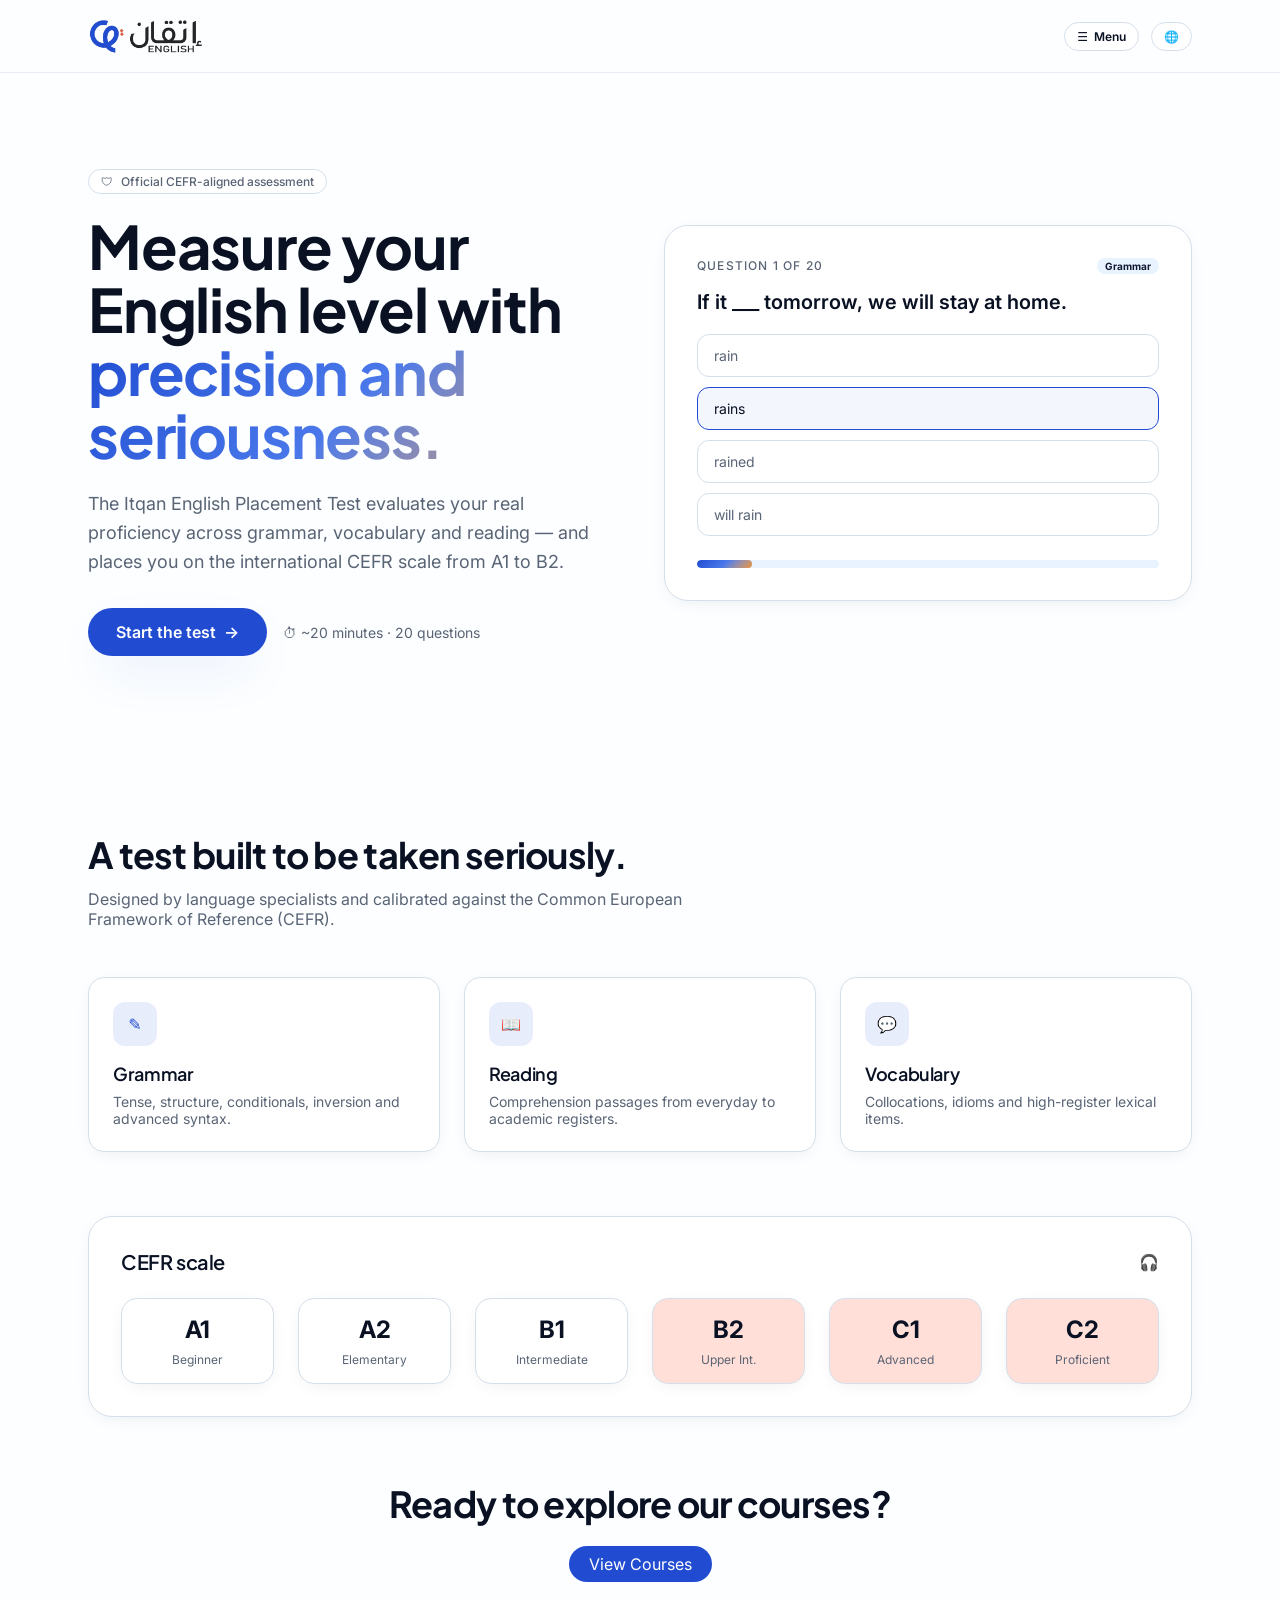
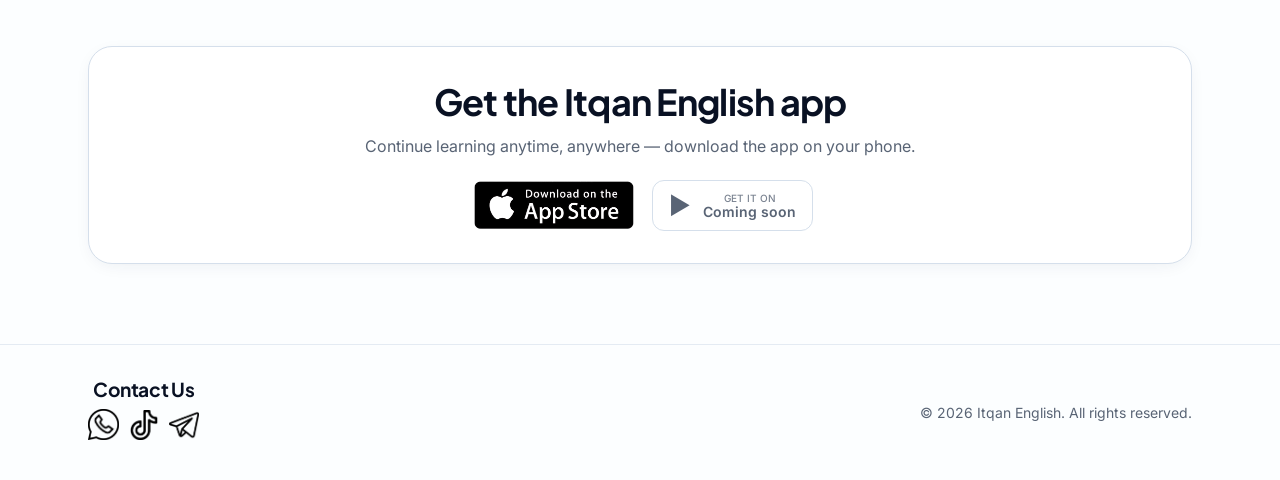
<file: index.html>
<!doctype html><html lang="en"><head>
<meta charset="utf-8"/>
<meta name="viewport" content="width=device-width,initial-scale=1"/>
<title>Itqan English — Official English Proficiency Placement Test</title>
<meta name="description" content="Take the official Itqan English proficiency test. Accurate CEFR-based placement (A1–C2)."/>
<link rel="preconnect" href="https://fonts.googleapis.com"/>
<link rel="preconnect" href="https://fonts.gstatic.com" crossorigin/>
<link rel="stylesheet" href="https://fonts.googleapis.com/css2?family=Inter:wght@400;500;600;700&family=Plus+Jakarta+Sans:wght@600;700;800&family=Noto+Kufi+Arabic:wght@400;500;600;700;800&display=swap"/>
<link rel="stylesheet" href="itqan-html/styles.css"/>
<link href="https://fonts.googleapis.com/css2?family=Noto+Sans+Symbols+2&display=swap" rel="stylesheet"/>
</head><body>

  <header class="header">
  <div class="header-inner">

    <a href="index.html" class="logo">
      <img src="images/logo.png" alt="Logo" style="height:40px">
    </a>

    <nav class="nav">
      <div class="menu-wrap">
        <button id="menu-trigger" class="pill" aria-haspopup="true">
          ☰ <span data-i18n="nav.menu"></span>
        </button>

        <div id="menu-panel" class="menu-panel">
          <a href="index.html" data-i18n="nav.home"></a>
          <a href="itqan-html/courses.html" data-i18n="nav.courses"></a>
          <a href="itqan-html/about.html" data-i18n="nav.about"></a>
        </div>
      </div>

            <button class="pill" onclick="setLang(getLang()==='en'?'ar':'en')">
        🌐 <span data-i18n="lang.toggle" style="display:none;"></span>
      </button>

      
    </nav>

  </div>
</header>

<section class="hero">
  <div class="hero-bg"></div><div class="hero-blob"></div>
  <div class="hero-grid">
    <div>
      <span class="badge">🛡 <span data-i18n="home.badge"></span></span>
      <h1 class="h1 mt-5"><span data-i18n="home.title.1"></span><span class="h1-grad" data-i18n="home.title.2"></span></h1>
      <p class="lead" data-i18n="home.subtitle"></p>
      <div class="mt-8 flex items-center gap-4" style="flex-wrap:wrap">
        <a href="itqan-html/test.html" class="cta cta-lg"><span data-i18n="home.cta.start"></span> →</a>
        <span class="muted text-sm">⏱ <span data-i18n="home.cta.meta"></span></span>
      </div>

    </div>
    <div>
      <div class="card card-lg">
        <div class="flex items-center justify-between mb-4">
          <span class="text-xs muted font-medium" style="text-transform:uppercase;letter-spacing:.1em" data-i18n="home.demo.qcount"></span>
          <span class="lvl-pill lvl-pill-sm" data-i18n="home.demo.section"></span>
        </div>
        <p class="text-xl font-semibold">If it ___ tomorrow, we will stay at home.</p>
        <div class="mt-5" style="display:flex;flex-direction:column;gap:.625rem">
          <div class="opt">rain</div>
          <div class="opt opt-active">rains</div>
          <div class="opt">rained</div>
          <div class="opt">will rain</div>
        </div>
        <div class="demo-progress"><div class="demo-bar"></div></div>
      </div>
    </div>
  </div>
</section>

<section class="section">
  <div style="max-width:42rem;margin-bottom:3rem">
    <h2 class="h2" data-i18n="home.features.title"></h2>
    <p class="muted mt-3" data-i18n="home.features.desc"></p>
  </div>
  <div class="grid grid-3">
    <div class="card"><div class="feature-icon">✎</div><h3 class="text-lg font-semibold mt-4" data-i18n="home.feat.grammar.t"></h3><p class="muted text-sm mt-2" data-i18n="home.feat.grammar.d"></p></div>
    <div class="card"><div class="feature-icon">📖</div><h3 class="text-lg font-semibold mt-4" data-i18n="home.feat.reading.t"></h3><p class="muted text-sm mt-2" data-i18n="home.feat.reading.d"></p></div>
    <div class="card"><div class="feature-icon">💬</div><h3 class="text-lg font-semibold mt-4" data-i18n="home.feat.vocab.t"></h3><p class="muted text-sm mt-2" data-i18n="home.feat.vocab.d"></p></div>
  </div>

  <div class="card card-lg mt-16">
    <div class="flex items-center justify-between mb-6"><h3 class="text-xl font-semibold" data-i18n="home.cefr.title"></h3><span>🎧</span></div>
    <div class="grid grid-6 grid-6-sm">
      <div class="card" style="text-align:center;padding:1rem;"><div class="text-2xl font-bold">A1</div><div class="muted text-xs mt-2" data-i18n="cefr.A1"></div></div><div class="card" style="text-align:center;padding:1rem;"><div class="text-2xl font-bold">A2</div><div class="muted text-xs mt-2" data-i18n="cefr.A2"></div></div><div class="card" style="text-align:center;padding:1rem;"><div class="text-2xl font-bold">B1</div><div class="muted text-xs mt-2" data-i18n="cefr.B1"></div></div><div class="card" style="text-align:center;padding:1rem;background:var(--peach)"><div class="text-2xl font-bold">B2</div><div class="muted text-xs mt-2" data-i18n="cefr.B2"></div></div><div class="card" style="text-align:center;padding:1rem;background:var(--peach)"><div class="text-2xl font-bold">C1</div><div class="muted text-xs mt-2" data-i18n="cefr.C1"></div></div><div class="card" style="text-align:center;padding:1rem;background:var(--peach)"><div class="text-2xl font-bold">C2</div><div class="muted text-xs mt-2" data-i18n="cefr.C2"></div></div>
    </div>
  </div>

  <div class="mt-16 text-center" style="display:flex;flex-direction:column;align-items:center">
    <h3 class="h2" data-i18n="home.ready.title"></h3>
    <br>
    <a href="itqan-html/courses.html" class="cta" data-i18n="home.ready.cta"></a>
  </div>

  <div class="card card-lg mt-16 text-center">
    <h3 class="h2" data-i18n="home.app.title"></h3>
    <p class="muted mt-3" data-i18n="home.app.desc"></p>
    <div class="stores" style="justify-content:center">
  <a href="https://apps.apple.com/sa/app/english-إتقان/id6759668469" target="_blank" rel="noopener">
  <img src="images/appleIcon.png" alt="Download on the App Store" style="height:50px">
</a>
  <div class="store store-disabled" aria-disabled="true">
    <span style="font-size:1.5rem">▶</span>
    <span class="store-lines"><span class="store-top" data-i18n="store.google.top"></span><span class="store-bot" data-i18n="store.google.soon"></span></span>
  </div>
</div>
  </div>
</section>

<footer class="footer"><div class="footer-inner">

<div class="box">
    <h3 style="font-size: 1.2rem; margin:0; padding:0; margin-left:5px;" data-i18n="footer.contact">
    Contact Us
</h3>

    <div style="display:flex; align-items:center; gap:10px; margin:0.5rem 0;">
        <a href="https://wa.me/966508538283" target="_blank">
            <img src="images/WhatsAppIcon.png" style="width:31px; height:31px;">
        </a>

        <a href="https://www.tiktok.com/@itqanenglish" target="_blank">
            <img src="images/TikTokIcon.png" style="width:30px; height:30px;">
        </a>

        <a href="https://t.me/Itqanenglish_sa" target="_blank">
            <img src="images/TelegramIcon.png" style="width:30px; height:30px;">
        </a>
    </div>
</div>

  <p>© <span id="year"></span> Itqan English. <span data-i18n="footer.rights"></span></p>
</div></footer>
<script>document.getElementById('year').textContent=new Date().getFullYear();</script>
<script src="itqan-html/app.js"></script></body></html>
</file>
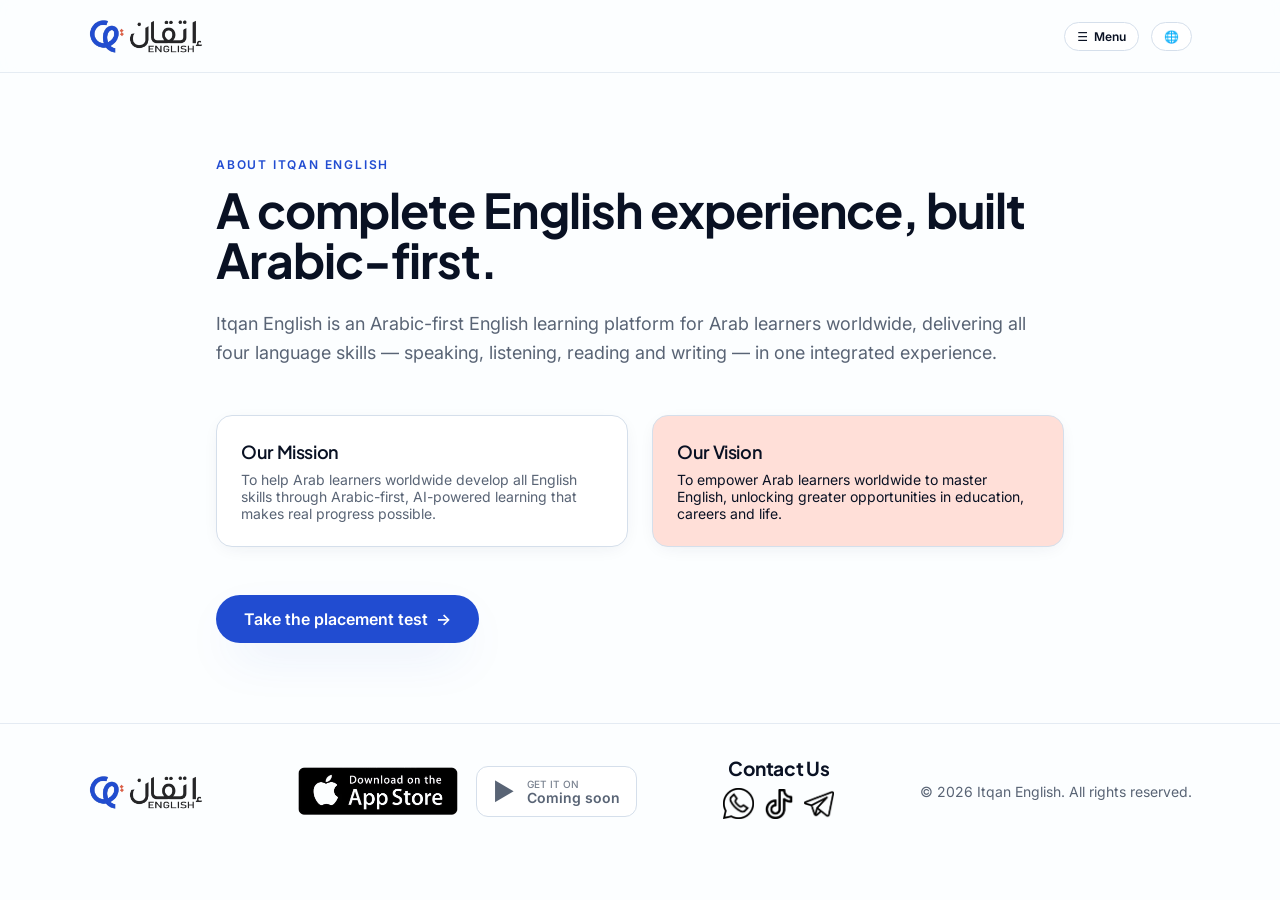
<file: itqan-html/about.html>
<!doctype html><html lang="en"><head>
<meta charset="utf-8"/>
<meta name="viewport" content="width=device-width,initial-scale=1"/>
<title>About — Itqan English</title>
<meta name="description" content="Arabic-first English learning platform for Arab learners worldwide."/>
<link rel="preconnect" href="https://fonts.googleapis.com"/>
<link rel="preconnect" href="https://fonts.gstatic.com" crossorigin/>
<link rel="stylesheet" href="https://fonts.googleapis.com/css2?family=Inter:wght@400;500;600;700&family=Plus+Jakarta+Sans:wght@600;700;800&family=Noto+Kufi+Arabic:wght@400;500;600;700;800&display=swap"/>
<link rel="stylesheet" href="styles.css"/>
<link href="https://fonts.googleapis.com/css2?family=Noto+Sans+Symbols+2&display=swap" rel="stylesheet"/>
</head><body>
<header class="header">
  <div class="header-inner">

    <a href="../index.html" class="logo">
      <img src="../images/logo.png" alt="Logo" style="height:40px">
    </a>

    <nav class="nav">
      <div class="menu-wrap">
        <button id="menu-trigger" class="pill" aria-haspopup="true">
          ☰ <span data-i18n="nav.menu"></span>
        </button>

        <div id="menu-panel" class="menu-panel">
          <a href="../index.html" data-i18n="nav.home"></a>
          <a href="courses.html" data-i18n="nav.courses"></a>
          <a href="about.html" data-i18n="nav.about"></a>
        </div>
      </div>

            <button class="pill" onclick="setLang(getLang()==='en'?'ar':'en')">
        🌐 <span data-i18n="lang.toggle" style="display:none;"></span>
      </button>

      
    </nav>

  </div>
</header>
<main class="container-narrow" style="padding-top:5rem;padding-bottom:5rem">
  <span class="text-xs font-semibold text-primary" style="text-transform:uppercase;letter-spacing:.15em" data-i18n="about.kicker"></span>
  <h1 class="h1 mt-3" style="font-size:3rem" data-i18n="about.title"></h1>
  <p class="lead" style="max-width:none" data-i18n="about.intro"></p>
  <div class="grid grid-2 mt-12">
    <div class="card"><h2 class="text-lg font-semibold" data-i18n="about.mission.t"></h2><p class="muted text-sm mt-2" data-i18n="about.mission.d"></p></div>
    <div class="card" style="background:var(--peach)"><h2 class="text-lg font-semibold" data-i18n="about.vision.t"></h2><p class="text-sm mt-2" data-i18n="about.vision.d"></p></div>
  </div>
  <div class="mt-12"><a href="test.html" class="cta cta-lg"><span data-i18n="about.cta"></span> →</a></div>
</main>

<footer class="footer"><div class="footer-inner">
  <div class="logo"><img src="../images/logo.png" alt="Logo" style="height:40px"></div>
  <div class="stores" style="margin-top:0">
  <a href="https://apps.apple.com/sa/app/english-إتقان/id6759668469" target="_blank" rel="noopener">
  <img src="../images/appleIcon.png" alt="Download on the App Store" style="height:50px">
</a>
  <div class="store store-disabled" aria-disabled="true">
    <span style="font-size:1.5rem">▶</span>
    <span class="store-lines"><span class="store-top" data-i18n="store.google.top"></span><span class="store-bot" data-i18n="store.google.soon"></span></span>
  </div>
</div>

<div class="box">
    <h3 style="font-size: 1.2rem; margin:0; padding:0; margin-left:5px;" data-i18n="footer.contact">
    Contact Us
</h3>

    <div style="display:flex; align-items:center; gap:10px; margin:0.5rem 0;">
        <a href="https://wa.me/966508538283" target="_blank">
            <img src="../images/WhatsAppIcon.png" style="width:31px; height:31px;">
        </a>

        <a href="https://www.tiktok.com/@itqanenglish" target="_blank">
            <img src="../images/TikTokIcon.png" style="width:30px; height:30px;">
        </a>

        <a href="https://t.me/Itqanenglish_sa" target="_blank">
            <img src="../images/TelegramIcon.png" style="width:30px; height:30px;">
        </a>
    </div>
</div>

  <p>© <span id="year"></span> Itqan English. <span data-i18n="footer.rights"></span></p>
</div></footer>
<script>document.getElementById('year').textContent=new Date().getFullYear();</script>
<script src="app.js"></script></body></html>
</file>
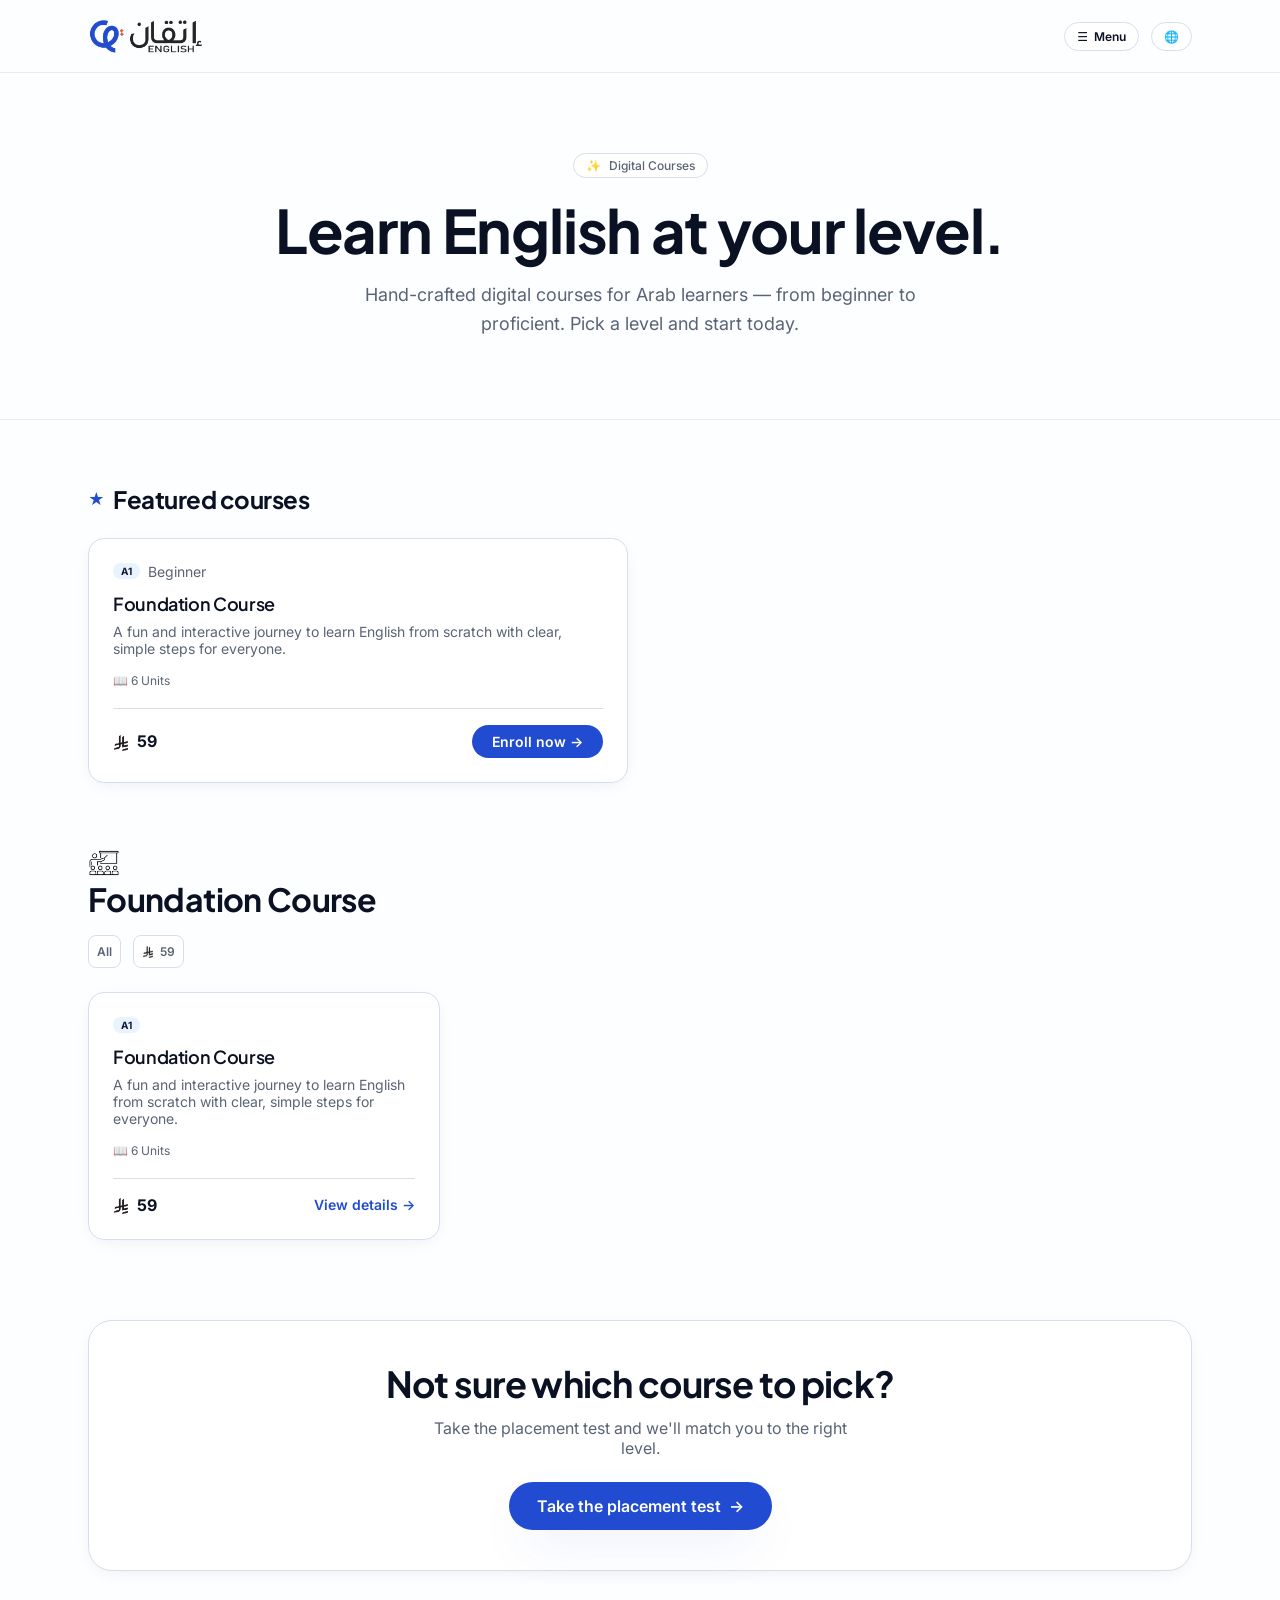
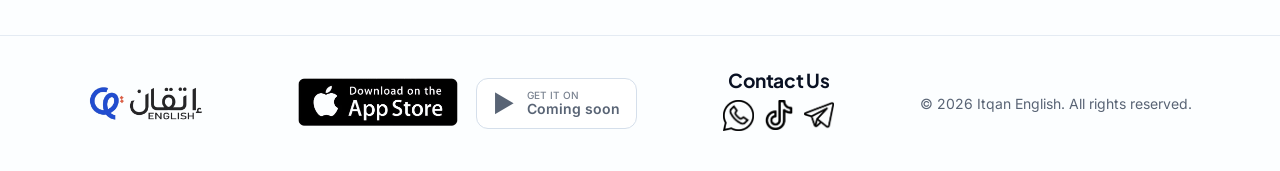
<file: itqan-html/courses.html>
<!doctype html><html lang="en"><head>
<meta charset="utf-8"/>
<meta name="viewport" content="width=device-width,initial-scale=1"/>
<title>Courses — Itqan English</title>
<meta name="description" content="Browse Itqan English digital courses across all CEFR levels."/>
<link rel="preconnect" href="https://fonts.googleapis.com"/>
<link rel="preconnect" href="https://fonts.gstatic.com" crossorigin/>
<link rel="stylesheet" href="https://fonts.googleapis.com/css2?family=Inter:wght@400;500;600;700&family=Plus+Jakarta+Sans:wght@600;700;800&family=Noto+Kufi+Arabic:wght@400;500;600;700;800&display=swap"/>
<link rel="stylesheet" href="styles.css"/>
<link href="https://fonts.googleapis.com/css2?family=Noto+Sans+Symbols+2&display=swap" rel="stylesheet"/>
</head><body>

<header class="header">
  <div class="header-inner">

    <a href="../index.html" class="logo">
      <img src="../images/logo.png" alt="Logo" style="height:40px">
    </a>

    <nav class="nav">
      <div class="menu-wrap">
        <button id="menu-trigger" class="pill" aria-haspopup="true">
          ☰ <span data-i18n="nav.menu"></span>
        </button>

        <div id="menu-panel" class="menu-panel">
          <a href="../index.html" data-i18n="nav.home"></a>
          <a href="courses.html" data-i18n="nav.courses"></a>
          <a href="about.html" data-i18n="nav.about"></a>
        </div>
      </div>

            <button class="pill" onclick="setLang(getLang()==='en'?'ar':'en')">
        🌐 <span data-i18n="lang.toggle" style="display:none;"></span>
      </button>

      
    </nav>

  </div>
</header>

<section class="hero" style="border-bottom:1px solid color-mix(in oklch,var(--border) 60%,transparent)">
  <div class="hero-bg"></div>
  <div class="container text-center" style="padding:5rem 1.5rem">
    <span class="badge">✨ <span data-i18n="courses.kicker"></span></span>
    <h1 class="h1 mt-5" data-i18n="courses.title"></h1>
    <p class="lead" style="margin:1.25rem auto 0;max-width:36rem" data-i18n="courses.subtitle"></p>
  </div>
</section>
<main class="container" style="padding:4rem 1.5rem">
  <div class="flex items-center gap-2 mb-6"><span style="color:var(--primary)">★</span><h2 class="text-2xl font-bold" data-i18n="courses.featured"></h2></div>
  <div id="featured" class="grid grid-2"></div>

    <div id="skills-container">

    <div class="skill-block" data-skill="Foundation">
      <h2 class="skill-title">
        <img src="../images/FoundationIcon.png" class="skill-main-icon">
        <span data-i18n="section.Foundation"></span>
      </h2>

      <div class="skill-filters" id="foundation-filters"></div>
      <div class="skill-grid" id="foundation-grid"></div>

      
    </div>

  <div class="card card-lg text-center" style="margin-top:5rem;padding:2.5rem">

    <h3 class="h2" data-i18n="courses.cta.title"></h3>
    <p class="muted mt-3" style="max-width:28rem;margin-left:auto;margin-right:auto" data-i18n="courses.cta.desc"></p>
    <a href="test.html" class="cta cta-lg mt-6"><span data-i18n="courses.cta.button"></span> →</a>
  </div>
</main>

<div id="foundation-modal" class="modal-backdrop hidden" aria-hidden="true">
  <div class="modal-overlay" id="foundation-modal-overlay"></div>
  <div class="modal-panel" role="dialog" aria-modal="true" aria-labelledby="foundation-modal-title">
    <div class="modal-body">
      <!-- foundation content is rendered dynamically based on language -->
    </div>

      <div class="modal-actions">
        <button type="button" class="btn-secondary modal-close-btn">إغلاق</button>
        <button type="button" class="cta modal-primary-btn">سجّل الآن</button>
      </div>
    </div>
  </div>
</div>

<script>


const SKILL_COURSES = {
  Foundation: {
    All: [
      { key: "foundation", level: "Free", title: "Foundation Course", price: 59 }
    ],
    Free: [
      { key: "foundation", level: "Free", title: "Foundation Course", price: 59 }
    ]
  }
};

function renderCourses(){
  const lang = getLang();

  // 1) نفس جزء الـ featured القديم (ما غيرناه)

  // 🔹 إعادة بناء قسم Featured courses
const featuredContainer = document.getElementById("featured");
if (featuredContainer) {
  featuredContainer.innerHTML = COURSES.filter(c => c.featured).map(c => `
    <article class="card" style="background:var(--card);color:var(--foreground)">
      <div class="flex items-center gap-2">
        <span class="lvl-pill lvl-pill-sm">${c.level}</span>
        <span class="muted text-sm">${c.category[lang]}</span>
      </div>
      <h3 class="text-lg font-semibold mt-3">${c.title[lang]}</h3>
      <p class="muted text-sm mt-2">${c.description[lang]}</p>
      <div class="mt-4 flex items-center gap-4 muted text-xs">
        <span>📖 ${formatNumber(c.lessons)} ${t("courses.lessons")}</span>
      </div>
      <div class="mt-5 flex items-center justify-between" style="border-top:1px solid var(--border);padding-top:1rem">
        <span class="font-bold">
  ${
    c.price[lang] === "Free" || c.price[lang] === "مجاني"
      ? (lang === "ar" ? `<img src="../images/SARIcon.png" alt="SAR" class="currency-icon"> ٥٩` : `<img src="../images/SARIcon.png" alt="SAR" class="currency-icon"> 59`)
      : `<img src="../images/SARIcon.png" alt="SAR" class="currency-icon"> ${formatNumber(c.price[lang])}`
  }
</span>
        <a href="#" class="cta text-sm font-semibold">${t("courses.enroll")} →</a>
      </div>
    </article>
  `).join('');
}
  
  const LEVELS = {
    Foundation: ["All", "Free"]
  };
  const SKILLS = ["Foundation"];

  // 2) نبني الفلاتر لكل مهارة (أيقونات فقط)
  SKILLS.forEach(skill => {
    document.getElementById(`${skill.toLowerCase()}-filters`).innerHTML =
  LEVELS[skill].map(level => {

  let label = level;

  if(level === "All"){
    label = t("filter.all");
  }
  else if(level === "Free"){
    label = t("filter.free");
  }
  else if(level.startsWith("+")){
  const num = level.replace("+","");

  label = getLang() === "ar"
    ? "+" + num.replace(/\d/g, d => "٠١٢٣٤٥٦٧٨٩"[d])
    : level;
}

  return `
    <button class="filter-btn"
      onclick="setActiveFilter(this, '${skill}', '${level}')">
      ${label}
    </button>
  `;
}).join('');

    // أول ما تفتح الصفحة: نعرض All لكل مهارة
    renderSkill(skill, "All");
  });
}

function setActiveFilter(btn, skill, level){
  // إزالة التفعيل من كل الأزرار داخل نفس المهارة
  document.querySelectorAll(`#${skill.toLowerCase()}-filters .filter-btn`)
    .forEach(b => b.classList.remove('active-filter'));

  // تفعيل الزر الحالي
  btn.classList.add('active-filter');

  // عرض الكورسات
  renderSkill(skill, level);
}

function formatNumber(num){
  const lang = getLang();

  // تحويل النص إلى رقم لو أمكن
  const n = Number(num);

  // لو ما قدر يتحول (مثل Free) نرجعه كما هو
  if (isNaN(n)) return num;

  return lang === "ar"
    ? n.toLocaleString("ar-EG")
    : n.toLocaleString("en-US");
}

function renderSkill(skill, level){
  const courses = SKILL_COURSES[skill][level];

    const courseCards = courses.map((c) => `
    <article class="card" style="display:flex;flex-direction:column">

      <div class="flex items-center gap-2">
        <span class="lvl-pill lvl-pill-sm">
          ${
  c.level === "Free"
    ? (getLang() === "ar" ? "A1" : "A1")
    : c.level.startsWith("+")
      ? "+" + formatNumber(c.level.replace("+",""))
      : c.level
}
        </span>
      </div>

      <h3 class="text-lg font-semibold mt-3">
  ${t(`skill.${c.key}.title`) !== `skill.${c.key}.title`
      ? t(`skill.${c.key}.title`)
      : c.title}
</h3>

      <p class="muted text-sm mt-2">
  ${t(`skill.${c.key}.desc`) !== `skill.${c.key}.desc`
      ? t(`skill.${c.key}.desc`)
      : "A fun and interactive journey to learn English from scratch with clear, simple steps for everyone."}
</p>

      <div class="mt-4 flex items-center gap-4 muted text-xs">
        <span>
📖 ${
  t(`skill.${c.key}.lessons`) !== `skill.${c.key}.lessons`
    ? t(`skill.${c.key}.lessons`)
    : "6 Units"
}
</span>
      </div>

      <div class="mt-5 flex items-center justify-between" style="border-top:1px solid var(--border);padding-top:1rem">
        <span class="font-bold">
  ${
  c.price === "Free"
    ? (getLang() === "ar" ? "مجاني" : "Free")
        : `<img src="../images/SARIcon.png" alt="SAR" class="currency-icon"> ${formatNumber(c.price)}`
}
</span>
             <a href="#" class="text-primary text-sm font-semibold course-details-trigger" data-course-key="${c.key}">
  ${t("courses.details")} →
</a>
      </div>

    </article>
  `).join('');

  document.getElementById(`${skill.toLowerCase()}-grid`).innerHTML = courseCards;
}

function getFoundationModalContent(lang){
  if(lang === 'ar'){
    return `
      <h2 id="foundation-modal-title">أولاً: عن الدورة (في سطور)</h2>
      <p>انطلق في رحلة التحدث بالإنجليزية بثقة.. من الصفر وحتى التأسيس المتين!
      التجربة التعليمية الأكثر تفاعلية على الإطلاق لتأسيس لغتك الإنجليزية (Level A1). هنا</p>

      <h3>ثانيًا: محتوى الدورة (ماذا ستتعلم؟)</h3>
      <div class="modal-list">
        <p>الوحدة 1 | الحروف والأصوات: نطق الحروف، التمييز بين أصواتها، والحروف الصامتة والمركبة.</p>
        <p>الوحدة 2 | فعل الكينونة (Verb to Be): وصف الأشخاص والأشياء، وصياغة الإثبات والنفي والسؤال.</p>
        <p>الوحدة 3 | أقسام الكلام: معرفة الأسماء، الأفعال، الصفات، وحروف الجر وكيف تعمل معاً.</p>
        <p>الوحدة 4 | بناء الجملة والأدوات: تركيب جملة صحيحة (فاعل + فعل + مفعول) واستخدام (A, An, The).</p>
        <p>الوحدة 5 | المضارع البسيط: التعبير عن روتينك اليومي، وعاداتك، وصياغة الأسئلة باستخدام (Do/Does).</p>
        <p>الوحدة 6 | مفردات ومحادثات: التحيات، الأرقام، أفراد العائلة، والتدرب على محادثات واقعية للتعريف بالنفس.</p>
      </div>

      <h3>ثالثًا: الميزات التفاعلية (سر تميّز الدورة)</h3>
      <div class="modal-list">
        <p>نظام صوتي تفاعلي: لا تخمن النطق بعد اليوم! كل كلمة وجملة مدعومة بأزرار صوتية فورية لتسمع النطق الصحيح وتكرره.</p>
        <p>تمارين تطبيقية مستمرة: بعد كل قاعدة ومفردة، ستجد تمارين تفاعلية فورية (سحب وإفلات، إعادة ترتيب، واختيارات) لتتأكد من فهمك في نفس اللحظة.</p>
        <p>اختبار نهائي شامل: في نهاية الدورة، ستخوض اختباراً ذكياً يقيس بدقة مدى استيعابك لكل ما درست ويؤكد جاهزيتك للانتقال للمستوى التالي.</p>
        <p>شهادة إتمام: بمجرد اجتيازك للاختبار النهائي، ستحصل فوراً على شهادة إثبات كفاءة تتوج بها جهودك وتدعم بها ملفك الشخصي.</p>
      </div>
    `;
  }

  return `
      <h2 id="foundation-modal-title">First: About the course (in brief)</h2>
      <p>Start your journey to speaking English with confidence... from zero to a strong and solid foundation! The most interactive learning experience ever to build your English language foundation (Level A1). Here</p>

      <h3>Second: Course content (what will you learn?)</h3>
      <div class="modal-list">
        <p>Unit 1 | Letters and sounds: letter pronunciation, distinguishing their sounds, and consonant and digraph letters.</p>
        <p>Unit 2 | The verb to be: describing people and things, forming affirmatives, negatives, and questions.</p>
        <p>Unit 3 | Parts of speech: learning nouns, verbs, adjectives, and prepositions and how they work together.</p>
        <p>Unit 4 | Sentence building and articles: constructing a correct sentence (subject + verb + object) and using (A, An, The).</p>
        <p>Unit 5 | Simple present: talking about your daily routine, habits, and forming questions with (Do/Does).</p>
        <p>Unit 6 | Vocabulary and conversations: greetings, numbers, family members, and practicing real conversations for introducing yourself.</p>
      </div>

      <h3>Third: Interactive features (the course’s secret advantage)</h3>
      <div class="modal-list">
        <p>Interactive voice system: don’t guess pronunciation anymore! Every word and sentence is supported by instant audio buttons so you can hear the correct pronunciation and repeat it.</p>
        <p>Continuing practice exercises: after every rule and vocabulary item, you’ll find instant interactive exercises (drag and drop, reorder, and multiple-choice) to check your understanding right away.</p>
        <p>Comprehensive final test: at the end of the course, you’ll take a smart test that accurately measures what you’ve learned and confirms you’re ready for the next level.</p>
        <p>Completion certificate: once you pass the final test, you’ll immediately receive a certificate proving your competency and supporting your profile.</p>
      </div>
    `;
}

function renderFoundationModal(){
  const lang = getLang();
  const modalBody = document.querySelector('#foundation-modal .modal-body');
  const actions = document.querySelector('#foundation-modal .modal-actions');
  if(modalBody){
    modalBody.innerHTML = getFoundationModalContent(lang);
  }
  if(actions){
    actions.innerHTML = `
      <button type="button" class="btn-secondary modal-close-btn">${lang === 'ar' ? 'إغلاق' : 'Close'}</button>
      <button type="button" class="cta modal-primary-btn">${lang === 'ar' ? 'سجّل الآن' : 'Register Now'}</button>
    `;
  }
}

function openFoundationModal(event){
  if(event) event.preventDefault();
  const modal = document.getElementById('foundation-modal');
  if(!modal) return;
  renderFoundationModal();
  modal.classList.remove('hidden');
  modal.setAttribute('aria-hidden','false');
  document.body.style.overflow = 'hidden';
}

function closeFoundationModal(){
  const modal = document.getElementById('foundation-modal');
  if(!modal) return;
  modal.classList.add('hidden');
  modal.setAttribute('aria-hidden','true');
  document.body.style.overflow = '';
}

document.addEventListener('click', function(event){
  const trigger = event.target.closest('.course-details-trigger');
  if(trigger){
    event.preventDefault();
    openFoundationModal();
    return;
  }
  if(event.target.closest('.modal-close-btn') || event.target.id === 'foundation-modal-overlay'){
    closeFoundationModal();
  }
});

document.addEventListener('keydown', function(event){
  if(event.key === 'Escape'){
    closeFoundationModal();
  }
});


</script>

<footer class="footer"><div class="footer-inner">
  <div class="logo"><img src="../images/logo.png" alt="Logo" style="height:40px"></div>
  <div class="stores" style="margin-top:0">
  <a href="https://apps.apple.com/sa/app/english-إتقان/id6759668469" target="_blank" rel="noopener">
  <img src="../images/appleIcon.png" alt="Download on the App Store" style="height:50px">
</a>
  <div class="store store-disabled" aria-disabled="true">
    <span style="font-size:1.5rem">▶</span>
    <span class="store-lines"><span class="store-top" data-i18n="store.google.top"></span><span class="store-bot" data-i18n="store.google.soon"></span></span>
  </div>
</div>

<div class="box">
    <h3 style="font-size: 1.2rem; margin:0; padding:0; margin-left:5px;" data-i18n="footer.contact">
    Contact Us
</h3>

    <div style="display:flex; align-items:center; gap:10px; margin:0.5rem 0;">
        <a href="https://wa.me/966508538283" target="_blank">
            <img src="../images/WhatsAppIcon.png" style="width:31px; height:31px;">
        </a>

        <a href="https://www.tiktok.com/@itqanenglish" target="_blank">
            <img src="../images/TikTokIcon.png" style="width:30px; height:30px;">
        </a>

        <a href="https://t.me/Itqanenglish_sa" target="_blank">
            <img src="../images/TelegramIcon.png" style="width:30px; height:30px;">
        </a>
    </div>
</div>

  <p>© <span id="year"></span> Itqan English. <span data-i18n="footer.rights"></span></p>
</div></footer>
<script>document.getElementById('year').textContent=new Date().getFullYear();</script>
<script>
  document.addEventListener("DOMContentLoaded", () => {
    renderCourses();
  });
</script>

<script src="app.js"></script>

<script>
  document.addEventListener("DOMContentLoaded", () => {
    applyLang();
  });
</script>

</body></html>
</file>
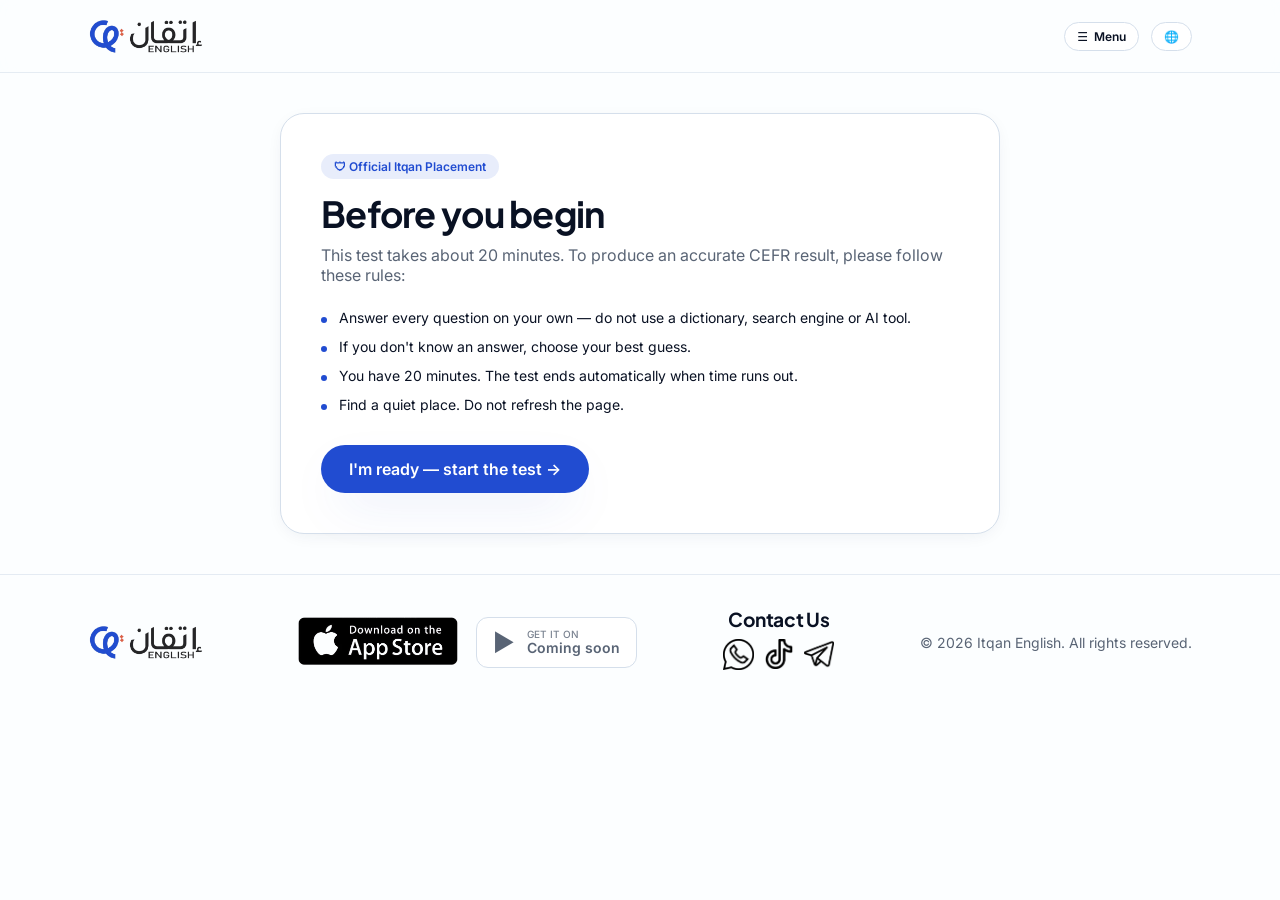
<file: itqan-html/results.html>
<!doctype html><html lang="en"><head>
<meta charset="utf-8"/>
<meta name="viewport" content="width=device-width,initial-scale=1"/>
<title>Your CEFR Result — Itqan English</title>
<meta name="description" content="Your placement test result."/>
<link rel="preconnect" href="https://fonts.googleapis.com"/>
<link rel="preconnect" href="https://fonts.gstatic.com" crossorigin/>
<link rel="stylesheet" href="https://fonts.googleapis.com/css2?family=Inter:wght@400;500;600;700&family=Plus+Jakarta+Sans:wght@600;700;800&family=Noto+Kufi+Arabic:wght@400;500;600;700;800&display=swap"/>
<link rel="stylesheet" href="styles.css"/>
<link href="https://fonts.googleapis.com/css2?family=Noto+Sans+Symbols+2&display=swap" rel="stylesheet"/>
</head><body>

<header class="header">
  <div class="header-inner">

    <a href="../index.html" class="logo">
      <img src="../images/logo.png" alt="Logo" style="height:40px">
    </a>

    <nav class="nav">
      <div class="menu-wrap">
        <button id="menu-trigger" class="pill" aria-haspopup="true">
          ☰ <span data-i18n="nav.menu"></span>
        </button>

        <div id="menu-panel" class="menu-panel">
          <a href="../index.html" data-i18n="nav.home"></a>
          <a href="courses.html" data-i18n="nav.courses"></a>
          <a href="about.html" data-i18n="nav.about"></a>
        </div>
      </div>

            <button class="pill" onclick="setLang(getLang()==='en'?'ar':'en')">
        🌐 <span data-i18n="lang.toggle" style="display:none;"></span>
      </button>

      
    </nav>

  </div>
</header>

<main id="results-root" class="container-narrow" style="padding:3rem 1.5rem"></main>
<script>
const STORAGE_KEY = "itqan_test_answers";
function render(){
  const raw = sessionStorage.getItem(STORAGE_KEY);
  if(!raw){ location.href='test.html'; return; }
  let data;
  try { data = calculateLevel(JSON.parse(raw)); } catch { location.href='test.html'; return; }
  const lang = getLang();
  const desc = LEVEL_DESCRIPTIONS[data.level];
  const pct = Math.round((data.score/data.total)*100);
  const sections = Object.entries(data.perSection)
  .filter(([k]) => k !== "levels")
  .map(([k,v])=>{
    const p = v.total ? Math.round((v.correct/v.total)*100) : 0;
    return `<div class="card"><p class="text-sm muted font-medium">${t('section.'+k)}</p><p class="text-2xl font-bold mt-2">${data.perSectionLevel[k]}</p><p class="text-xs muted mt-2">${t('results.correctOf',{c:v.correct,t:v.total})}</p><div class="bar-track mt-3"><div class="bar-fill" style="width:${p}%;background:var(--gradient-hero)"></div></div></div>`;
  }).join('');
  const levelsHtml = ['A1','A2','B1','B2'].map(lvl=>{
    const v = data.perLevel[lvl]; const p = v.total ? Math.round((v.correct/v.total)*100) : 0;
    const cur = lvl === data.level;
    return `<div class="flex items-center gap-4"><div style="width:2.5rem;flex-shrink:0;font-weight:700;font-size:.875rem;color:${cur?'var(--primary)':'var(--muted-foreground)'}">${lvl}</div><div style="flex:1"><div class="bar-track"><div class="bar-fill" style="width:${p}%;background:${cur?'var(--gradient-hero)':'var(--primary-soft)'}"></div></div></div><div class="muted text-sm" style="width:5rem;text-align:end;font-variant-numeric:tabular-nums">${v.correct}/${v.total}</div></div>`;
  }).join('');
  document.getElementById('results-root').innerHTML = `
    <div class="card card-lg" style="overflow:hidden;padding:0;box-shadow:var(--shadow-elegant)">
      <div class="result-hero">
        <div style="margin:0 auto;width:56px;height:56px;border-radius:1rem;background:rgba(255,255,255,.2);backdrop-filter:blur(8px);display:grid;place-items:center;font-size:1.5rem">🏆</div>
        <p class="mt-5 text-sm" style="text-transform:uppercase;letter-spacing:.15em;color:rgba(255,255,255,.8)">${t('results.your')}</p>
        <p class="result-num">${data.level}</p>
        <p class="text-2xl font-semibold mt-2">${desc.title[lang]}</p>
        <p style="margin:1rem auto 0;max-width:36rem;color:rgba(255,255,255,.9)">${desc.desc[lang]}</p>
      </div>
      <div class="stat-row">
        <div class="text-center"><p class="stat-label">${t('results.score')}</p><p class="stat-value">${data.score} / ${data.total}</p></div>
        <div class="text-center"><p class="stat-label">${t('results.accuracy')}</p><p class="stat-value">${pct}%</p></div>
        <div class="text-center"><p class="stat-label">${t('results.level')}</p><p class="stat-value">${data.level}</p></div>
      </div>
    </div>
    <section class="mt-10"><h2 class="text-xl font-semibold">${t('results.bySkill')}</h2><div class="grid grid-3 mt-4">${sections}</div></section>
    <section class="mt-10"><h2 class="text-xl font-semibold">${t('results.byLevel')}</h2><div class="card mt-4" style="padding:1.5rem"><div style="display:flex;flex-direction:column;gap:1rem">${levelsHtml}</div></div></section>
        <div class="results-buttons mt-10 flex items-center justify-center gap-4" style="flex-wrap:wrap">
      <button class="btn-secondary" onclick="sessionStorage.removeItem(STORAGE_KEY);location.href='test.html'">↻ ${t('results.retake')}</button>
      <a href="courses.html" class="cta" data-i18n="results.viewCourses"></a>
    </div>`;
}
document.addEventListener('DOMContentLoaded', render);
</script>
<footer class="footer"><div class="footer-inner">
  <div class="logo"><img src="../images/logo.png" alt="Logo" style="height:40px"></div>
  <div class="stores" style="margin-top:0">
  <a href="https://apps.apple.com/sa/app/english-إتقان/id6759668469" target="_blank" rel="noopener">
  <img src="../images/appleIcon.png" alt="Download on the App Store" style="height:50px">
</a>
  <div class="store store-disabled" aria-disabled="true">
    <span style="font-size:1.5rem">▶</span>
    <span class="store-lines"><span class="store-top" data-i18n="store.google.top"></span><span class="store-bot" data-i18n="store.google.soon"></span></span>
  </div>
</div>

<div class="box">
    <h3 style="font-size: 1.2rem; margin:0; padding:0; margin-left:5px;" data-i18n="footer.contact">
    Contact Us
</h3>

    <div style="display:flex; align-items:center; gap:10px; margin:0.5rem 0;">
        <a href="https://wa.me/966508538283" target="_blank">
            <img src="../images/WhatsAppIcon.png" style="width:31px; height:31px;">
        </a>

        <a href="https://www.tiktok.com/@itqanenglish" target="_blank">
            <img src="../images/TikTokIcon.png" style="width:30px; height:30px;">
        </a>

        <a href="https://t.me/Itqanenglish_sa" target="_blank">
            <img src="../images/TelegramIcon.png" style="width:30px; height:30px;">
        </a>
    </div>
</div>

  <p>© <span id="year"></span> Itqan English. <span data-i18n="footer.rights"></span></p>
</div></footer>
<script>document.getElementById('year').textContent=new Date().getFullYear();</script>
<script src="app.js"></script></body></html>
</file>
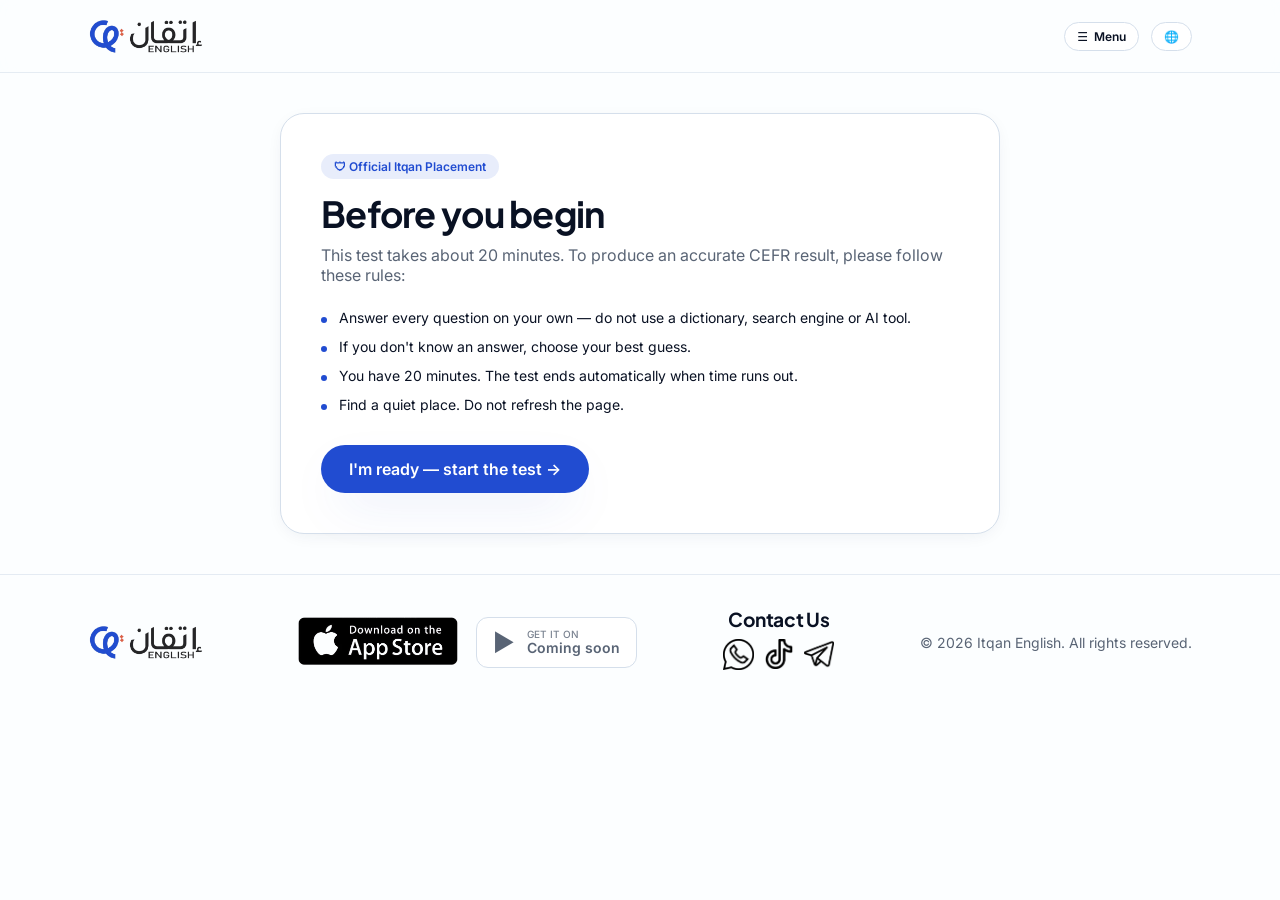
<file: itqan-html/test.html>
<!doctype html><html lang="en"><head>
<meta charset="utf-8"/>
<meta name="viewport" content="width=device-width,initial-scale=1"/>
<title>Take the Placement Test — Itqan English</title>
<meta name="description" content="32-question CEFR placement test."/>
<link rel="preconnect" href="https://fonts.googleapis.com"/>
<link rel="preconnect" href="https://fonts.gstatic.com" crossorigin/>
<link rel="stylesheet" href="https://fonts.googleapis.com/css2?family=Inter:wght@400;500;600;700&family=Plus+Jakarta+Sans:wght@600;700;800&family=Noto+Kufi+Arabic:wght@400;500;600;700;800&display=swap"/>
<link rel="stylesheet" href="styles.css"/>
<link href="https://fonts.googleapis.com/css2?family=Noto+Sans+Symbols+2&display=swap" rel="stylesheet"/>
</head><body>

<header class="header">
  <div class="header-inner">

    <a href="../index.html" class="logo">
      <img src="../images/logo.png" alt="Logo" style="height:40px">
    </a>

    <nav class="nav">
      <div class="menu-wrap">
        <button id="menu-trigger" class="pill" aria-haspopup="true">
          ☰ <span data-i18n="nav.menu"></span>
        </button>

        <div id="menu-panel" class="menu-panel">
          <a href="../index.html" data-i18n="nav.home"></a>
          <a href="courses.html" data-i18n="nav.courses"></a>
          <a href="about.html" data-i18n="nav.about"></a>
        </div>
      </div>

            <button class="pill" onclick="setLang(getLang()==='en'?'ar':'en')">
        🌐 <span data-i18n="lang.toggle" style="display:none;"></span>
      </button>

     
    </nav>

  </div>
</header>

<main id="test-root" class="container-tight" style="padding:2.5rem 1.5rem"></main>
<script>
const STORAGE_KEY = "itqan_test_answers";
let state = { started:false, index:0, answers:{}, secondsLeft:20*60, timer:null };

function renderIntro(){
  document.getElementById('test-root').innerHTML = `
    <div class="card card-lg" style="padding:2.5rem">
      <span class="badge" style="background:color-mix(in oklch,var(--primary) 10%,transparent);border-color:transparent;color:var(--primary);font-weight:600">🛡 ${t('test.intro.badge')}</span>
      <h1 class="h1 mt-4" style="font-size:2.25rem">${t('test.intro.title')}</h1>
      <p class="muted mt-3">${t('test.intro.desc')}</p>
      <ul class="mt-6" style="display:flex;flex-direction:column;gap:.75rem;font-size:.875rem">
        ${['r1','r2','r3','r4'].map(r=>`<li style="display:flex;gap:.75rem"><span style="margin-top:.5rem;width:6px;height:6px;border-radius:50%;background:var(--primary);flex-shrink:0"></span>${t('test.intro.'+r)}</li>`).join('')}
      </ul>
      <button class="cta cta-lg mt-8" onclick="start()">${t('test.intro.cta')} →</button>
    </div>`;
}

function start(){
  state.started = true;

  // خلط الأسئلة عشوائياً قبل بدء الاختبار
  QUESTIONS.sort(() => Math.random() - 0.5);

  state.timer = setInterval(()=>{
    state.secondsLeft = Math.max(0, state.secondsLeft-1);
    updateTimer();
    if(state.secondsLeft === 0) finish();
  }, 1000);

  renderQ();
}

function updateTimer(){
  const el = document.getElementById('timer');
  if(!el) return;
  const mm = String(Math.floor(state.secondsLeft/60)).padStart(2,'0');
  const ss = String(state.secondsLeft%60).padStart(2,'0');
  el.textContent = mm+':'+ss;
}

function renderQ(){
 
  const q = QUESTIONS[state.index];
  const total = QUESTIONS.length;
  const progress = Math.round((state.index/total)*100);
  const selected = state.answers[q.id];
  document.getElementById('test-root').innerHTML = `
    <div class="flex items-center justify-between text-sm mb-6">
      <span class="muted font-medium">${t('test.qof',{n:state.index+1,t:total})}</span>
      <span class="timer">⏱ <span id="timer">00:00</span></span>
    </div>
    <div class="q-bar"><div class="q-bar-fill" style="width:${progress}%"></div></div>
    <div class="card card-lg" style="padding:2rem">
      <div class="mb-3"><span class="lvl-pill lvl-pill-sm" style="background:color-mix(in oklch,var(--primary) 10%,transparent);color:var(--primary)">${t('section.'+q.section)}</span></div>
      ${q.context?`<div class="q-context">${q.context}</div>`:''}
     
     <h2 class="text-2xl font-semibold q-prompt-text" style="display:block; text-align:left;">
  ${q.section === "Listening" ? `
    <div style="display: flex; justify-content: center; width: 100%;">
      <button class="audio-btn" onclick="playAudio('${q.audioSrc}')" style="display: inline-flex; justify-content: center; align-items: center; border: 2px solid #3B82F6; border-radius: 50%; width: 60px; height: 60px; padding: 10px; background: transparent; margin-bottom: 10px;">
        <svg viewBox="0 0 64 64" width="100%" height="100%">
          <path d="M26 20 L18 26 H12 C10.9 26 10 26.9 10 28 V36 C10 37.1 10.9 38 12 38 H18 L26 44 C27.1 44 28 43.1 28 42 V22 C28 20.9 27.1 20 26 20 Z" fill="#3B82F6"/>
          <path d="M34 24 C37 26 39 29 39 32 C39 35 37 38 34 40" stroke="#3B82F6" stroke-width="3" fill="none"/>
          <path d="M40 20 C44 23 47 27 47 32 C47 37 44 41 40 44" stroke="#3B82F6" stroke-width="3" fill="none"/>
        </svg>
      </button>
    </div>
    
  ` : ''}
  ${q.prompt}
</h2>

      <div class="mt-6" style="display:flex;flex-direction:column;gap:.75rem">
        ${q.options.map((opt,i)=>`<button class="choice ${selected===i?'sel':''}" onclick="select(${i})"><span class="choice-letter">${String.fromCharCode(65+i)}</span><span>${opt}</span></button>`).join('')}
      </div>
    </div>
    <div class="nav-btns">
      <button class="btn-secondary" ${state.index===0?'disabled':''} onclick="prev()">← ${t('test.prev')}</button>
      <button class="btn-primary" ${selected===undefined?'disabled':''} onclick="next()">${state.index+1===total?t('test.finish'):t('test.next')} →</button>
    </div>`;
  updateTimer();
}

function select(i){ const q=QUESTIONS[state.index]; state.answers[q.id]=i; renderQ(); }
function prev(){
    if(currentAudio){
        currentAudio.pause();
        currentAudio.currentTime = 0;
    }

    if(state.index > 0){
        state.index--;
        renderQ();
    }
}
function next(){
    // أوقف الصوت قبل الانتقال
    if(currentAudio){
        currentAudio.pause();
        currentAudio.currentTime = 0;
    }

    // لو فيه سؤال بعده → انتقل
    if(state.index + 1 < QUESTIONS.length){
        state.index++;
        renderQ();
    } 
    // لو هذا آخر سؤال → اعرض النتيجة
    else {
        finish();
    }
}

let currentAudio = null;

function playAudio(src){
  if(currentAudio){
    currentAudio.pause();
    currentAudio.currentTime = 0;
  }

  currentAudio = new Audio(src);
  currentAudio.play().catch(err => {
    console.log("Audio error:", err);
  });
}

function finish(){ if(state.timer) clearInterval(state.timer); try{ sessionStorage.setItem(STORAGE_KEY, JSON.stringify(state.answers)); }catch{} location.href='results.html'; }

document.addEventListener('DOMContentLoaded', renderIntro);
</script>
<footer class="footer"><div class="footer-inner">
  <div class="logo"><img src="../images/logo.png" alt="Logo" style="height:40px"></div>
  <div class="stores" style="margin-top:0">
  <a href="https://apps.apple.com/sa/app/english-إتقان/id6759668469" target="_blank" rel="noopener">
  <img src="../images/appleIcon.png" alt="Download on the App Store" style="height:50px">
</a>
  <div class="store store-disabled" aria-disabled="true">
    <span style="font-size:1.5rem">▶</span>
    <span class="store-lines"><span class="store-top" data-i18n="store.google.top"></span><span class="store-bot" data-i18n="store.google.soon"></span></span>
  </div>
</div>

<div class="box">
    <h3 style="font-size: 1.2rem; margin:0; padding:0; margin-left:5px;" data-i18n="footer.contact">
    Contact Us
</h3>

    <div style="display:flex; align-items:center; gap:10px; margin:0.5rem 0;">
        <a href="https://wa.me/966508538283" target="_blank">
            <img src="../images/WhatsAppIcon.png" style="width:31px; height:31px;">
        </a>

        <a href="https://www.tiktok.com/@itqanenglish" target="_blank">
            <img src="../images/TikTokIcon.png" style="width:30px; height:30px;">
        </a>

        <a href="https://t.me/Itqanenglish_sa" target="_blank">
            <img src="../images/TelegramIcon.png" style="width:30px; height:30px;">
        </a>
    </div>
</div>

  <p>© <span id="year"></span> Itqan English. <span data-i18n="footer.rights"></span></p>
</div>

</footer>
<script>document.getElementById('year').textContent=new Date().getFullYear();</script>
<script src="app.js"></script></body></html>
</file>
<file: itqan-html/styles.css>
:root{
  --radius:.625rem;
  --background:oklch(.995 .003 250);
  --foreground:oklch(.18 .04 265);
  --card:#fff;
  --card-foreground:oklch(.18 .04 265);
  --primary:oklch(.48 .21 265);
  --primary-foreground:#fff;
  --primary-soft:oklch(.74 .12 265);
  --secondary:oklch(.96 .02 250);
  --secondary-foreground:oklch(.22 .05 265);
  --muted-foreground:oklch(.5 .03 260);
  --coral:oklch(.66 .17 30);
  --peach:oklch(.93 .04 30);
  --border:oklch(.9 .02 255);
  --gradient-hero:linear-gradient(135deg,oklch(.48 .21 265) 0%,oklch(.6 .18 265) 50%,oklch(.74 .16 65) 100%);
  --gradient-soft:linear-gradient(180deg,oklch(.99 .005 250) 0%,oklch(.96 .03 265) 100%);
  --shadow-elegant:0 20px 50px -20px oklch(.48 .21 265 / .35);
  --shadow-card:0 4px 20px -8px oklch(.3 .05 265 / .12);
}
*{box-sizing:border-box;margin:0;padding:0;border:0 solid var(--border)}
html,body{background:var(--background);color:var(--foreground);font-family:'Inter',system-ui,-apple-system,sans-serif;-webkit-font-smoothing:antialiased;min-height:100%}
html[lang="ar"] body{font-family:'Noto Kufi Arabic','Inter',sans-serif}
h1,h2,h3,h4{font-family:'Plus Jakarta Sans','Inter',sans-serif;letter-spacing:-.02em;font-weight:700;color:var(--foreground)}
html[lang="ar"] h1,html[lang="ar"] h2,html[lang="ar"] h3,html[lang="ar"] h4{font-family:'Noto Kufi Arabic','Plus Jakarta Sans',sans-serif;letter-spacing:0}
a{color:inherit;text-decoration:none}
button{cursor:pointer;font:inherit;background:none;color:inherit}
img{max-width:100%;display:block}
ul{list-style:none}
.container{max-width:72rem;margin:0 auto;padding:0 1.5rem}
.container-narrow{max-width:56rem;margin:0 auto;padding:0 1.5rem}
.container-tight{max-width:48rem;margin:0 auto;padding:0 1.5rem}

/* Header */
.header{position:sticky;top:0;z-index:40;border-bottom:1px solid color-mix(in oklch,var(--border) 60%,transparent);background:color-mix(in oklch,var(--background) 80%,transparent);backdrop-filter:blur(8px)}
.header-inner{display:flex;align-items:center;justify-content:space-between;padding:1rem 1.5rem;max-width:72rem;margin:0 auto}
.logo{display:flex;align-items:center;gap:.75rem;font-weight:800;font-size:1.15rem;color:var(--foreground)}
.logo-mark{width:36px;height:36px;border-radius:10px;background:var(--gradient-hero);display:grid;place-items:center;color:#fff;font-weight:800;font-family:'Plus Jakarta Sans',sans-serif}
.nav{display:flex;align-items:center;gap:.75rem;font-size:.875rem;font-weight:500;color:var(--muted-foreground);position:relative}
.pill{display:inline-flex;align-items:center;gap:.375rem;border:1px solid var(--border);background:var(--card);padding:.375rem .75rem;border-radius:9999px;font-size:.75rem;font-weight:600;color:var(--foreground);transition:background .15s}
.pill:hover{background:var(--secondary)}
.cta{background:var(--primary);color:var(--primary-foreground);padding:.5rem 1.25rem;border-radius:9999px;box-shadow:var(--shadow-elegant);transition:transform .15s;display:inline-block}
.cta:hover{transform:scale(1.02)}
.cta-lg{padding:.875rem 1.75rem;font-weight:600;font-size:1rem;display:inline-flex;align-items:center;gap:.5rem}
.menu-wrap{position:relative}
.menu-panel{position:absolute;top:calc(100% + .5rem);inset-inline-end:0;min-width:10rem;background:var(--card);border:1px solid var(--border);border-radius:.75rem;box-shadow:var(--shadow-card);padding:.375rem;display:none;z-index:50}
.menu-panel.open{display:block}
.menu-panel a{display:block;padding:.5rem .75rem;border-radius:.5rem;font-size:.875rem;color:var(--foreground)}
.menu-panel a:hover{background:var(--secondary)}

/* Generic */
.badge{display:inline-flex;align-items:center;gap:.5rem;border:1px solid var(--border);background:var(--card);padding:.25rem .75rem;border-radius:9999px;font-size:.75rem;font-weight:500;color:var(--muted-foreground)}
.muted{color:var(--muted-foreground)}
.card{border:1px solid var(--border);background:var(--card);border-radius:1rem;padding:1.5rem;box-shadow:var(--shadow-card)}
.card-lg{border-radius:1.5rem;padding:2rem}
.grid{display:grid;gap:1.5rem}
.grid-3{grid-template-columns:repeat(3,minmax(0,1fr))}
.grid-2{grid-template-columns:repeat(2,minmax(0,1fr))}
.grid-6{grid-template-columns:repeat(6,minmax(0,1fr))}
@media (max-width:768px){.grid-3,.grid-2,.grid-6{grid-template-columns:1fr}.hero-grid{grid-template-columns:1fr !important}.grid-6-sm{grid-template-columns:repeat(3,1fr) !important}}

/* Hero */
.hero{position:relative;overflow:hidden}
.hero-bg{position:absolute;inset:0;z-index:-1;background:var(--gradient-soft)}
.hero-blob{position:absolute;top:-8rem;inset-inline-end:-8rem;width:24rem;height:24rem;border-radius:9999px;opacity:.3;filter:blur(60px);background:var(--gradient-hero);z-index:-1}
.hero-grid{display:grid;grid-template-columns:1fr 1fr;gap:3rem;align-items:center;padding:6rem 1.5rem;max-width:72rem;margin:0 auto}
.h1{font-size:3rem;line-height:1.05;font-weight:700}
 html[lang="ar"] .h1 {
  line-height: 1.5;
}
.heading-single-line{white-space:nowrap;font-size:clamp(1rem,2.5vw,3.75rem)}
html[lang="ar"] .heading-single-line{line-height:1.3;overflow:visible;clip-path:none;}
@media(min-width:768px){.h1{font-size:3.75rem}}
.h1-grad{display:block;background:var(--gradient-hero);-webkit-background-clip:text;background-clip:text;color:transparent}
.lead{margin-top:1.5rem;max-width:32rem;font-size:1.125rem;color:var(--muted-foreground);line-height:1.6}

/* CEFR / features */
.feature-icon{width:44px;height:44px;border-radius:.75rem;background:color-mix(in oklch,var(--primary) 10%,transparent);display:grid;place-items:center;color:var(--primary)}
.section{max-width:72rem;margin:0 auto;padding:5rem 1.5rem}
.h2{font-size:1.875rem;font-weight:700}
@media(min-width:768px){.h2{font-size:2.25rem}}

/* Store badges */
.stores{display:flex;flex-wrap:wrap;align-items:center;gap:.75rem;margin-top:1.5rem}
.store{display:inline-flex;align-items:center;gap:.75rem;background:var(--foreground);color:var(--background);padding:.625rem 1rem;border-radius:.75rem;box-shadow:var(--shadow-elegant);transition:transform .15s}
.store:hover{transform:scale(1.03)}
.store-disabled{background:var(--card);color:var(--muted-foreground);border:1px solid var(--border);box-shadow:none}
.store-lines{display:flex;flex-direction:column;line-height:1.1}
.store-top{font-size:.625rem;opacity:.8;font-weight:500}
.store-bot{font-size:.875rem;font-weight:600}

/* Footer */
.footer{border-top:1px solid color-mix(in oklch,var(--border) 60%,transparent);background:var(--background)}
.footer-inner{max-width:72rem;margin:0 auto;padding:2rem 1.5rem;display:flex;flex-direction:column;gap:1rem;align-items:center;justify-content:space-between;font-size:.875rem;color:var(--muted-foreground)}
@media(min-width:640px){.footer-inner{flex-direction:row}}

/* Demo card */
.demo-progress{height:.5rem;width:100%;overflow:hidden;border-radius:9999px;background:var(--secondary);margin-top:1.5rem}
.demo-bar{height:100%;width:12%;border-radius:9999px;background:var(--gradient-hero)}
.opt{border:1px solid var(--border);padding:.75rem 1rem;border-radius:.75rem;font-size:.875rem;color:var(--muted-foreground)}
.opt-active{border-color:var(--primary);background:color-mix(in oklch,var(--primary) 5%,transparent);color:var(--foreground)}

/* Test */
.timer{display:inline-flex;align-items:center;gap:.375rem;background:var(--secondary);padding:.25rem .75rem;border-radius:9999px;font-weight:500;color:var(--secondary-foreground);font-size:.875rem}
.q-bar{height:.5rem;width:100%;overflow:hidden;border-radius:9999px;background:var(--secondary);margin:.5rem 0 2rem}
.q-bar-fill{height:100%;border-radius:9999px;background:var(--gradient-hero);transition:width .3s}
.q-context{margin-bottom:1.25rem;border-left:4px solid var(--primary);background:color-mix(in oklch,var(--secondary) 60%,transparent);padding:1rem;border-radius:.75rem;font-size:.875rem;line-height:1.6}
html[dir="rtl"] .q-context{border-left:0;border-right:4px solid var(--primary)}
.choice{display:flex;width:100%;align-items:center;gap:1rem;border:1px solid var(--border);background:var(--card);padding:1rem 1.25rem;border-radius:1rem;text-align:start;transition:all .15s}
.choice:hover{border-color:color-mix(in oklch,var(--primary) 40%,var(--border))}
.choice.sel{border-color:var(--primary);background:color-mix(in oklch,var(--primary) 5%,transparent);box-shadow:var(--shadow-card)}
.choice-letter{flex-shrink:0;width:28px;height:28px;border-radius:9999px;border:1px solid var(--border);display:grid;place-items:center;font-size:.75rem;font-weight:600;color:var(--muted-foreground)}
.choice.sel .choice-letter{border-color:var(--primary);background:var(--primary);color:#fff}
.nav-btns{margin-top:1.5rem;display:flex;align-items:center;justify-content:space-between}
.btn-secondary{display:inline-flex;align-items:center;gap:.5rem;border:1px solid var(--border);background:var(--card);padding:.625rem 1.25rem;border-radius:9999px;font-size:.875rem;font-weight:500;color:var(--foreground)}
.btn-secondary:hover{background:var(--secondary)}
.btn-secondary:disabled{opacity:.4;cursor:not-allowed}
.btn-primary{display:inline-flex;align-items:center;gap:.5rem;background:var(--primary);color:var(--primary-foreground);padding:.625rem 1.5rem;border-radius:9999px;font-size:.875rem;font-weight:600;box-shadow:var(--shadow-elegant)}
.btn-primary:disabled{opacity:.5;cursor:not-allowed}

/* Results */
.result-hero{padding:3rem 2rem;text-align:center;color:#fff;background:var(--gradient-hero)}
.result-num{font-size:4.5rem;font-weight:700;margin-top:.5rem}
.stat-row{display:grid;gap:1.5rem;background:var(--card);padding:2rem}
@media(min-width:768px){.stat-row{grid-template-columns:repeat(3,1fr)}}
.stat-label{font-size:.75rem;font-weight:500;text-transform:uppercase;letter-spacing:.1em;color:var(--muted-foreground)}
.stat-value{margin-top:.25rem;font-size:1.5rem;font-weight:700}
.bar-track{height:.625rem;width:100%;overflow:hidden;border-radius:9999px;background:var(--secondary)}
.bar-fill{height:100%;border-radius:9999px;transition:width .3s}

/* Courses */
.lvl-pill{display:inline-block;background:var(--primary);color:#fff;padding:.25rem .625rem;border-radius:9999px;font-size:.75rem;font-weight:700}
.lvl-pill-sm{background:var(--secondary);color:var(--secondary-foreground);padding:.125rem .5rem;font-size:.625rem}
.filter-btn{border:1px solid var(--border);background:var(--card);padding:.375rem 1rem;border-radius:9999px;font-size:.75rem;font-weight:600;color:var(--muted-foreground)}
.filter-btn:hover{background:var(--secondary)}
.filter-btn.active{border-color:var(--primary);background:var(--primary);color:#fff}

/* Utility */
.flex{display:flex}
.items-center{align-items:center}
.justify-between{justify-content:space-between}
.justify-center{justify-content:center}
.gap-2{gap:.5rem}.gap-3{gap:.75rem}.gap-4{gap:1rem}.gap-6{gap:1.5rem}
.mt-2{margin-top:.5rem}.mt-3{margin-top:.75rem}.mt-4{margin-top:1rem}.mt-5{margin-top:1.25rem}.mt-6{margin-top:1.5rem}.mt-8{margin-top:2rem}.mt-10{margin-top:2.5rem}.mt-12{margin-top:3rem}.mt-16{margin-top:4rem}
.mb-4{margin-bottom:1rem}.mb-6{margin-bottom:1.5rem}.mb-8{margin-bottom:2rem}.mb-12{margin-bottom:3rem}
.text-center{text-align:center}
.text-sm{font-size:.875rem}.text-xs{font-size:.75rem}.text-lg{font-size:1.125rem}.text-xl{font-size:1.25rem}.text-2xl{font-size:1.5rem}
.font-bold{font-weight:700}.font-semibold{font-weight:600}.font-medium{font-weight:500}
.text-primary{color:var(--primary)}
.w-full{width:100%}
.hidden{display:none}

.skill-block {
  margin-top: 4rem;
}

.skill-title {
  font-size: 2rem;
  font-weight: 700;
  margin-bottom: 1rem;
}

.skill-filters {
  display: flex;
  gap: .75rem;
  margin-bottom: 1.5rem;
  align-items: center;
}


.filter-btn {
  background: #fff;
  border: 1px solid var(--border);
  padding: .5rem;
  border-radius: .5rem;
  cursor: pointer;
}

.level-icon {
  height: 28px;
}

.filter-btn.active-filter {
  background: rgba(0, 102, 255, 0.15); /* أزرق شفاف */
  border-color: #0066ff;
  border-width: 2px;
}

.skill-main-icon {
  height: 32px;
  margin-inline-end: .5rem;
  vertical-align: middle;
}

.course-skill-icon {
  height: 32px;
  width: 32px;
  object-fit: contain;
  display: block;
}

.footer .box-container .box h3{
    color: #333;
    font-size: 2.5rem;
    padding: 1rem 0;
}

.footer .box-container .box a{
    display: block;color: #666;
    font-size: 1.5rem;
    padding: 1rem 0;
}

/* السؤال فقط */
html[dir="rtl"] .card h2{
    direction:ltr !important;
    text-align:left !important;
}

/* الخيارات فقط */
html[dir="rtl"] .choice,
html[dir="rtl"] .choice span{
    direction:ltr !important;
    text-align:left !important;
}

/* نصوص القراءة فقط */
html[dir="rtl"] .q-context{
    direction:ltr !important;
    text-align:left !important;
}

html[dir="rtl"] .hero .text-xl.font-semibold,
html[dir="rtl"] .hero .opt{
    direction:ltr !important;
    text-align:left !important;
}

/* إعادة النص لوضعه الطبيعي بدون التأثير على مسافاته */
.q-prompt-text {
  line-height: 1.4; 
  margin-top: 0;
}

/* الأسئلة */
.q-prompt-text{
    text-align:left !important;
    direction:ltr !important;
}

/* الخيارات */
.choice{
    text-align:left !important;
    direction:ltr !important;
}

/* نص الخيار */
.choice span{
    text-align:left !important;
}

/* نصوص القراءة */
.q-context{
    text-align:left !important;
    direction:ltr !important;
}

.audio-timer{
  min-width:45px;
  font-weight:600;
  color:#3B82F6;
  font-size:16px;
}

/* Responsive breakpoints */
/* Mobile: 0 - 480px */
@media (max-width: 480px) {
  .container, .container-narrow, .container-tight {
    padding: 0 1rem;
  }
  .hero-grid {
    padding: 3rem 1rem;
    grid-template-columns: 1fr;
    gap: 1rem;
  }
  .h1 { font-size: 2rem; line-height:1.1; }
  .hero-blob { display: none; }
  .header-inner { padding: 0.75rem 1rem; }
}

/* Tablet: 481px - 1023px */
@media (min-width: 481px) and (max-width: 1023px) {

  .hero-grid {
    padding: 4rem 1.25rem;
    grid-template-columns: 1fr 1fr;
  }
}

/* Desktop / Laptop: 1024px+ */
@media (min-width: 1024px) {

  .hero-grid {
    padding: 6rem 1.5rem;
  }
}

/* Responsive-safe course grid: avoids forced wide columns that cause overflow */
.skill-grid {
  display: grid;
  gap: 1rem;
  grid-template-columns: repeat(auto-fit, minmax(200px, 1fr));
}

/* Second-row remains hidden by default; JS toggles .expanded to reveal it */
.second-row {
  display: none;
}
.skill-grid.expanded .second-row {
  display: flex;
  gap: 1rem;
}

/* Audio button: stable margins without negative offsets */
.audio-btn {
  display: block;
  margin: 0 auto 10px;
  background: transparent;
  border: none;
  padding: 0;
}

/* Center stores inside the hero specifically (fixes App Store + Coming Soon left shift on mobile) */
.hero .stores {
  justify-content: center;
  width: 100%;
  max-width: 100%;
}

/* Responsive breakpoints */
/* Mobile (<=480px) */
@media (max-width:480px) {
  .container, .container-narrow, .container-tight { padding: 0 1rem; }
  .hero-grid { padding: 3rem 1rem; grid-template-columns: 1fr; gap: 1rem; }
  .skill-grid { grid-template-columns: 1fr; gap: 0.75rem; }
  .h1 { font-size: 2rem; line-height:1.1; }
  .hero-blob { display:none; }
  .header-inner { padding: 0.75rem 1rem; }
}

/* Tablet (481px–1023px) */
@media (min-width:481px) and (max-width:1023px) {
  .skill-grid { grid-template-columns: repeat(2, 1fr); gap: 1rem; }
  .hero-grid { padding: 4rem 1.25rem; grid-template-columns: 1fr 1fr; }
}

/* Desktop (>=1024px) */
@media (min-width:1024px) {
  .skill-grid { grid-template-columns: repeat(auto-fill, minmax(280px, 1fr)); gap: 1.5rem; }
  .hero-grid { padding: 6rem 1.5rem; }
}

html[dir="rtl"] .nav-btns {
  direction: ltr;
}
html[dir="rtl"] .nav-btns > button {
  direction: rtl;
}

html[lang="ar"] .results-buttons {
  flex-direction: row-reverse;
}

.modal-backdrop {
  position: fixed;
  inset: 0;
  display: none;
  align-items: center;
  justify-content: center;
  padding: 1.5rem;
  background: rgba(0, 0, 0, 0.6);
  z-index: 80;
}
.modal-backdrop.active,
.modal-backdrop:not(.hidden) {
  display: flex;
}
.modal-overlay {
  position: absolute;
  inset: 0;
  background: rgba(0, 0, 0, 0.5);
}
.modal-panel {
  position: relative;
  width: min(100%, 42rem);
  max-height: 80vh;
  background: var(--card);
  border-radius: 1.25rem;
  box-shadow: var(--shadow-card);
  overflow: hidden;
  display: flex;
  flex-direction: column;
}
.modal-body {
  padding: 2rem;
  overflow-y: auto;
  flex: 1;
  min-height: 0;
  padding-bottom: 1.5rem;
}
.modal-body h2,
.modal-body h3 {
  margin: 0 0 1rem;
}
.modal-body p {
  margin: 0 0 1rem;
  line-height: 1.8;
}
.modal-list {
  display: grid;
  gap: 0.75rem;
  margin-bottom: 1rem;
}
.modal-actions,
.modal-footer,
.popup-buttons {
  position: sticky;
  bottom: 0;
  display: flex;
  justify-content: space-between;
  align-items: center;
  background-color: #fff;
  padding: 12px 20px;
  border-top: 1px solid #ddd;
  gap: 1rem;
  flex-wrap: wrap;
  z-index: 1;
}
html[dir="rtl"] .modal-actions,
html[dir="rtl"] .modal-footer,
html[dir="rtl"] .popup-buttons {
  direction: ltr;
}
.modal-close-btn {
  display: inline-flex;
  align-items: center;
  justify-content: center;
  padding: 0.75rem 1.25rem;
  border: 1px solid var(--border);
  background: var(--card);
  color: var(--foreground);
  border-radius: 9999px;
}
.modal-primary-btn {
  display: inline-flex;
  align-items: center;
  justify-content: center;
  padding: 0.75rem 1.5rem;
  background: var(--primary);
  color: var(--primary-foreground);
  border-radius: 9999px;
}
html[lang="ar"] .modal-body {
  direction: rtl;
  text-align: right;
}

.currency-icon {
  width: 1em;
  height: 1em;
  vertical-align: middle;
  object-fit: contain;
  margin-inline-end: 0.25em;
}

.currency-icon {
  width: 1em;
  height: 1em;
  vertical-align: middle;
  display: inline-block; /* ← هذا هو المفتاح */
  object-fit: contain;
  margin-inline-end: 0.25em;
}
</file>
